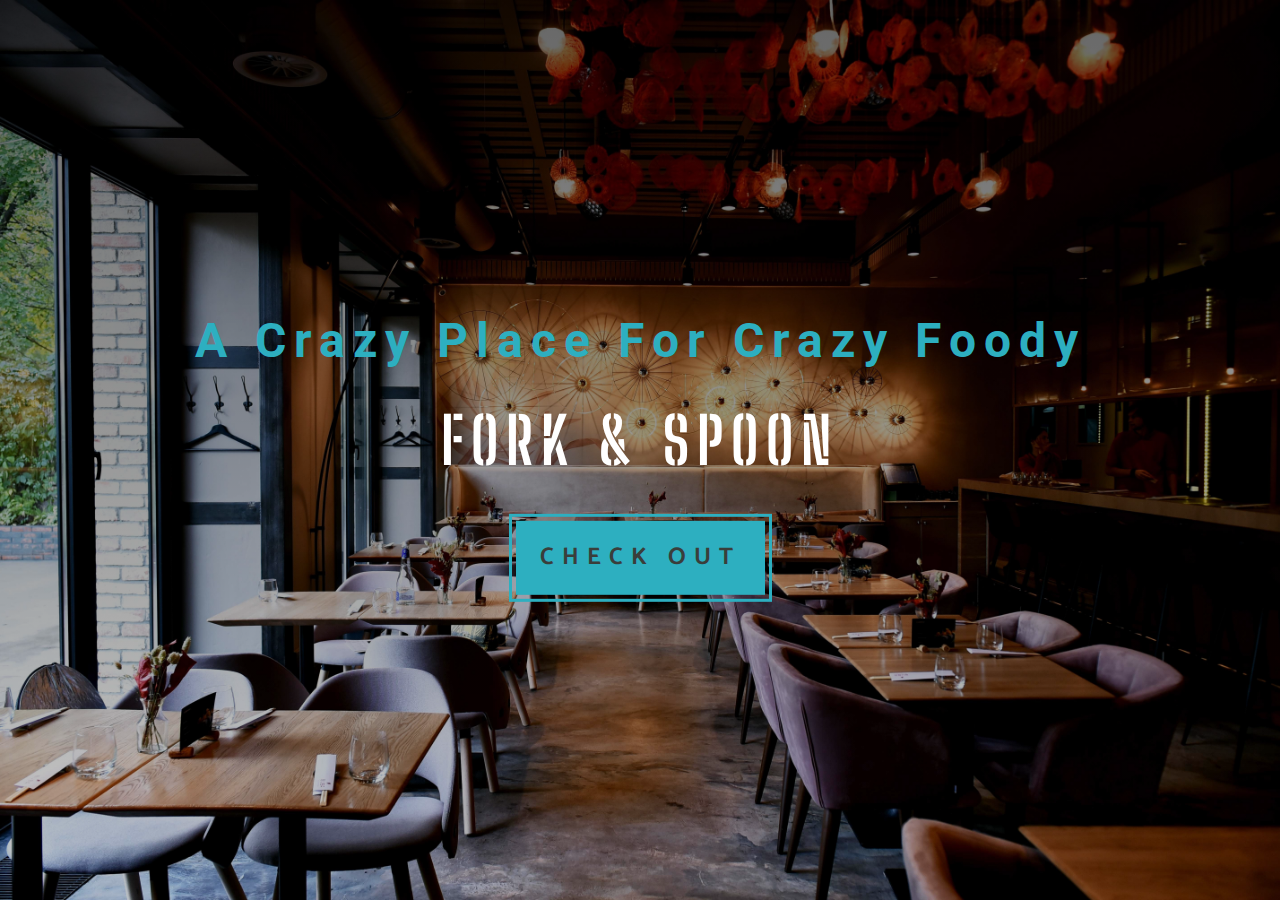
<file: index.html>
<!DOCTYPE html>
<html lang="en">
<head>
    <meta charset="UTF-8">
    <meta http-equiv="X-UA-Compatible" content="IE=edge">
    <meta name="viewport" content="width=device-width, initial-scale=1.0">
    <meta name="google-site-verification" content="RP7PHzKjqAmMbWrnWY_ssxPDyCn-X0JONH1FJI1mInc" />
    <title>Index</title>
    <!-- font-awesome -->
    <link rel="stylesheet" href="./fontawesome-free-5.15.3-web/fontawesome-free-5.15.3-web/css/all.css">
    <!-- custom css -->
    <link rel="stylesheet" href="./Landing_style.css">
</head>
<body>
    <!-- nav button -->
    <!-- nav bar -->
    <!-- header -->
    <header class="header">
        <div class="banner">
            <h3 class="banner-subtitle">A Crazy place for crazy foody</h3>
            <h1 class="banner-title">Fork & Spoon</h1>
            <a href="./home.html" target="_blank" class="banner-btn">Check Out</a>
        </div>
    </header>
    <!-- end of header -->

</body>
</html>
</file>
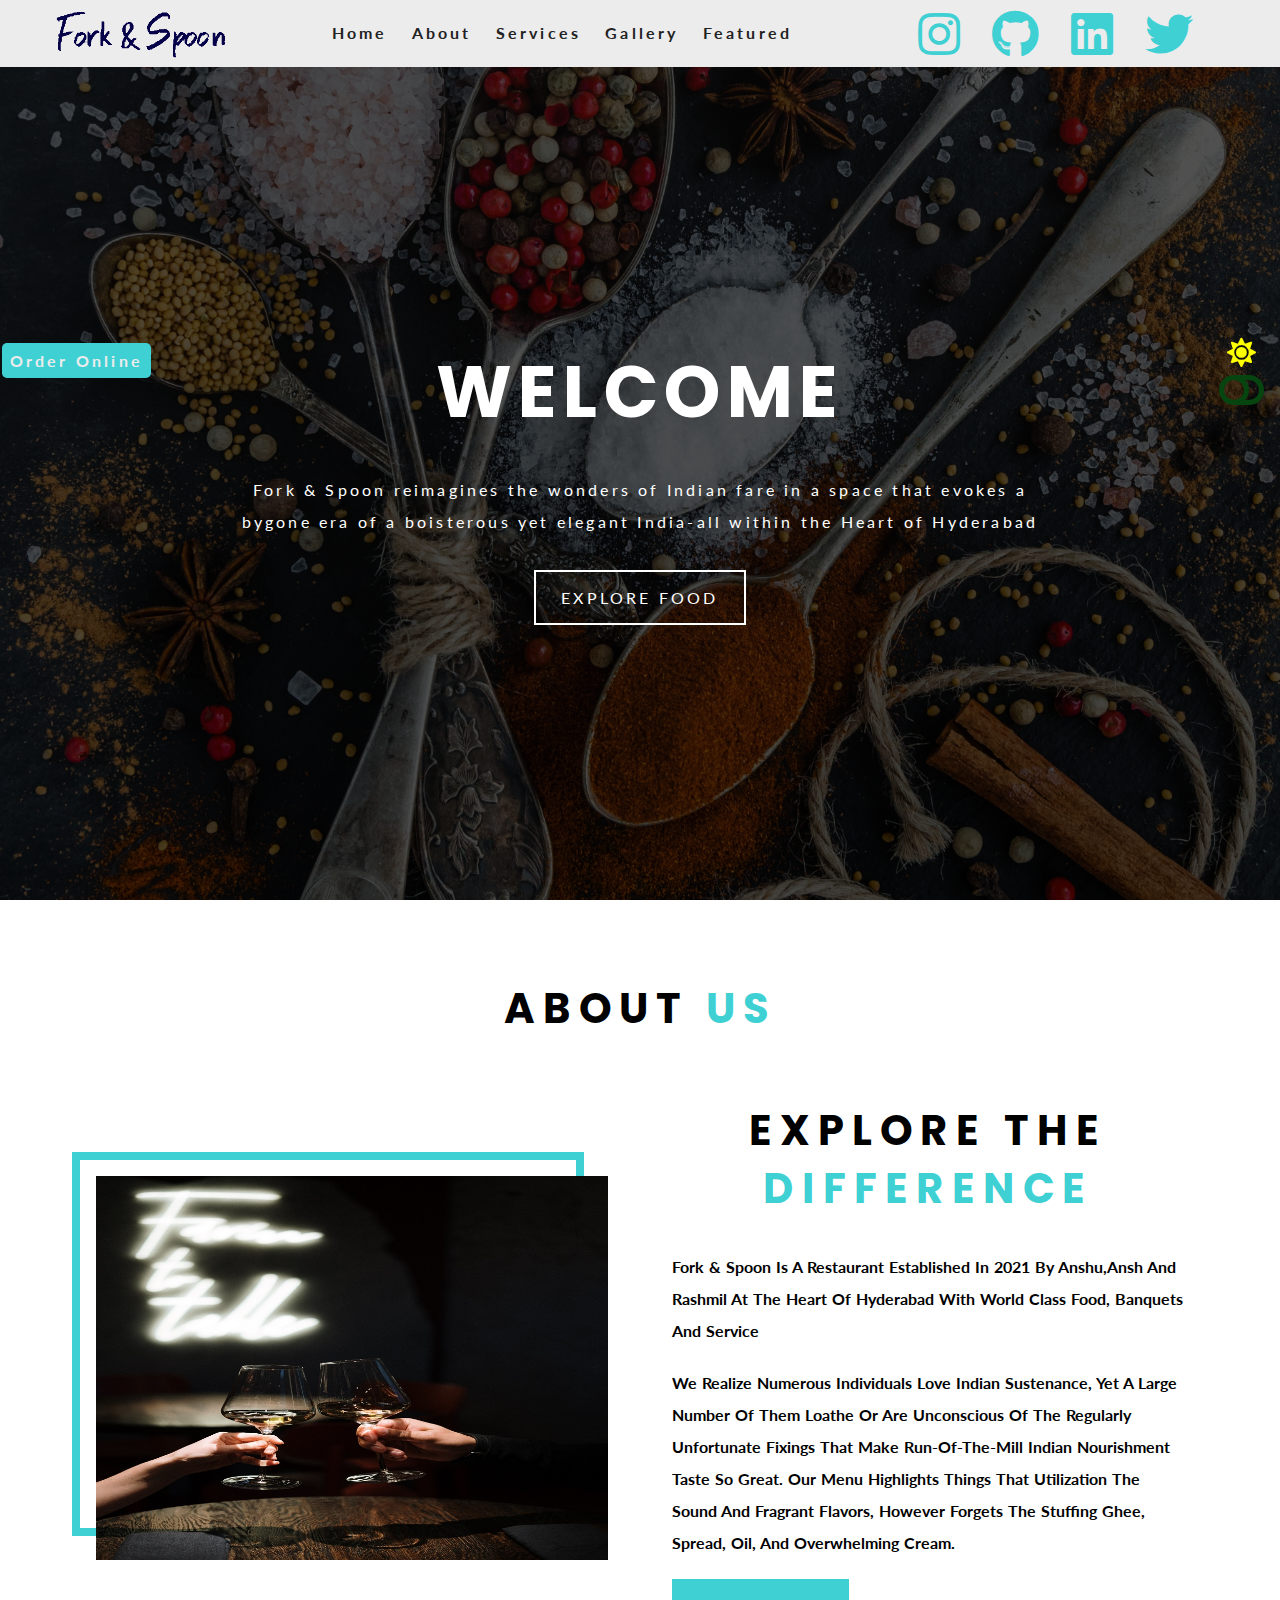
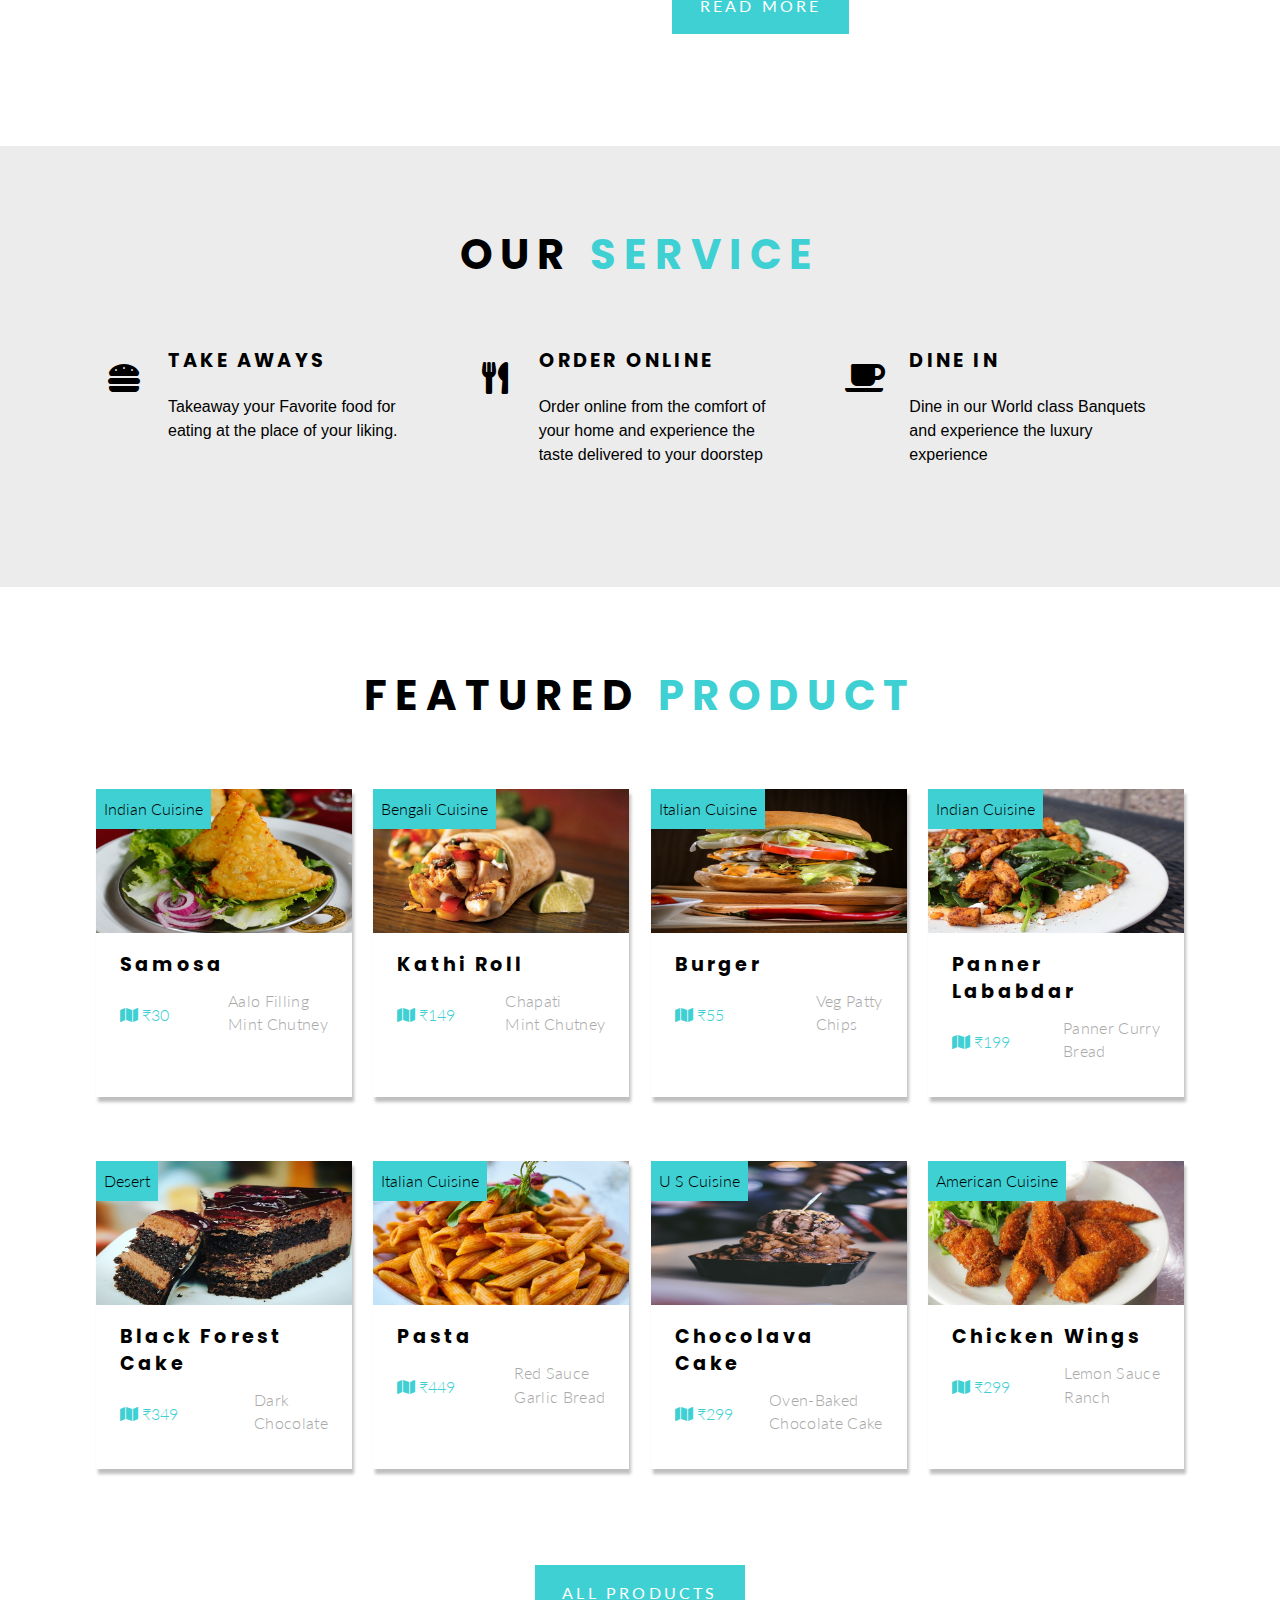
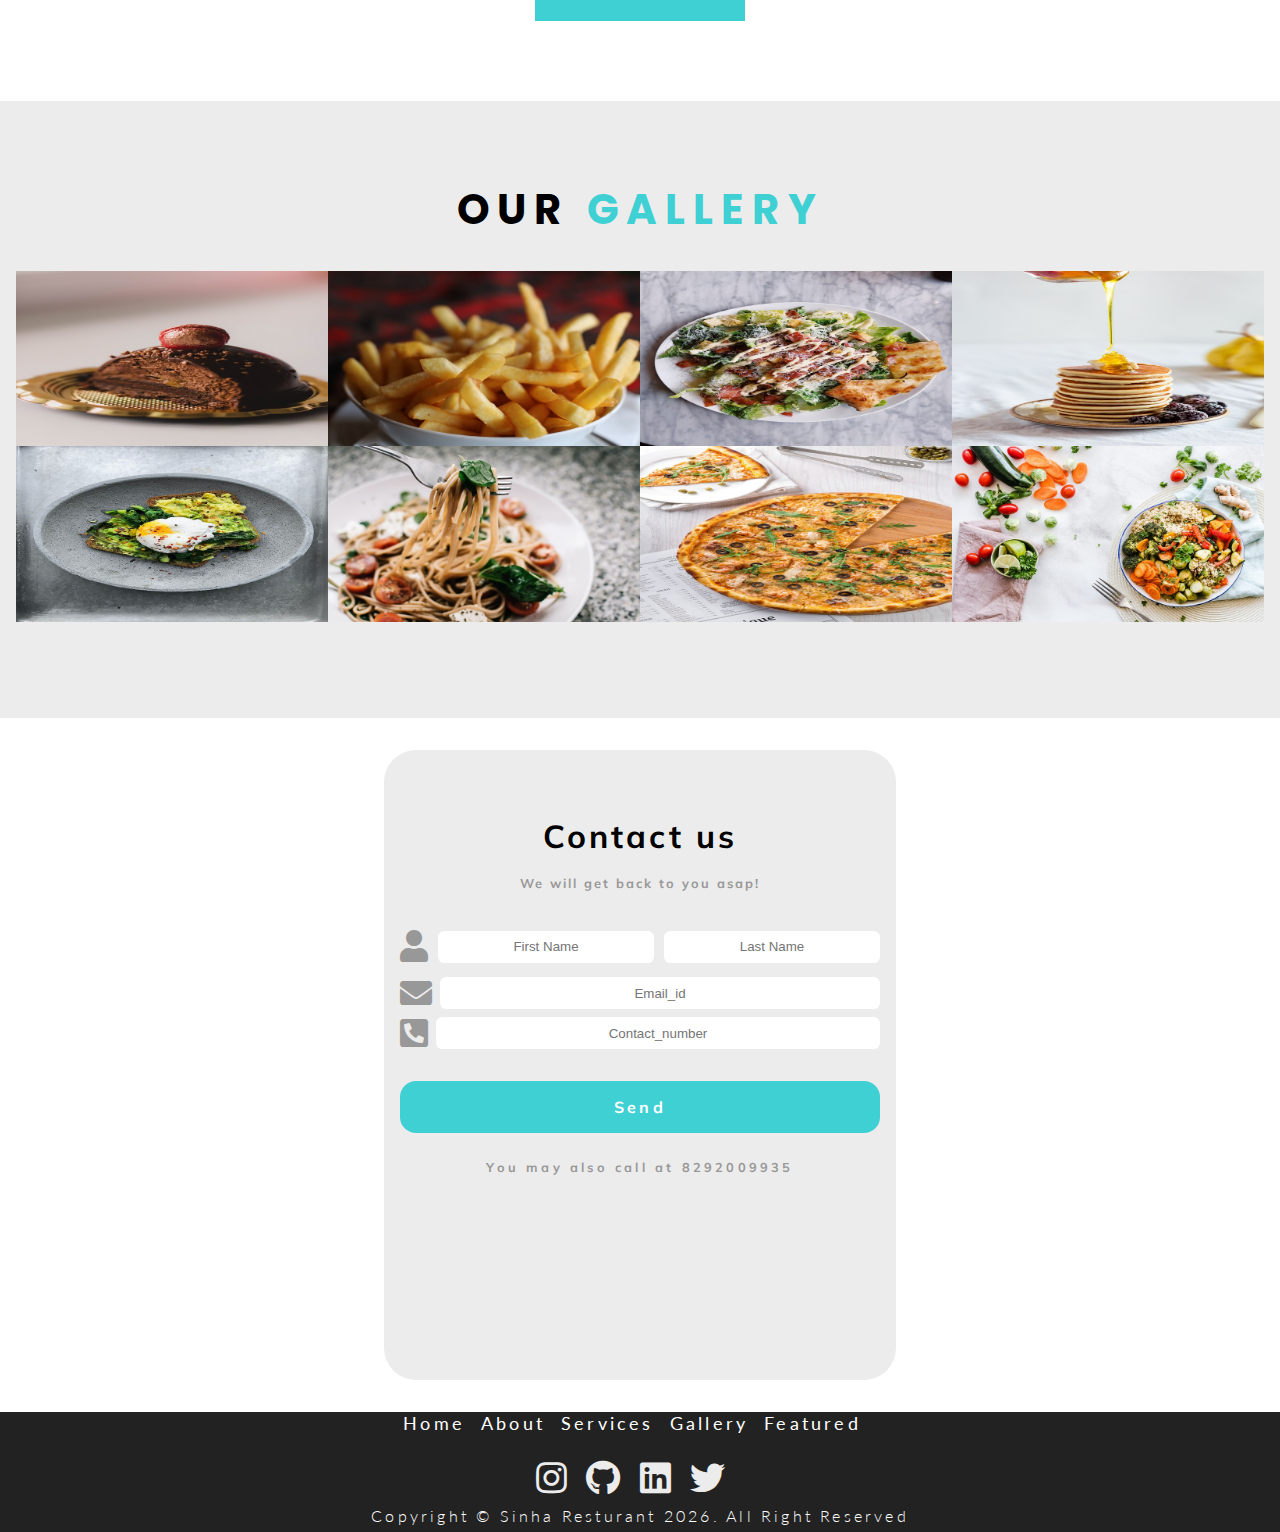
<file: home.html>
<!DOCTYPE html>
<html lang="en">
<head>
    <meta charset="UTF-8">
    <meta http-equiv="X-UA-Compatible" content="IE=edge">
    <meta name="viewport" content="width=device-width, initial-scale=1.0">
    <title>Home</title>
    <link rel="stylesheet" href="./style.css">
    <link rel="stylesheet" href="./fontawesome-free-5.15.3-web/fontawesome-free-5.15.3-web/css/all.css">
</head>
<body class="dark-class" id="dark-class">
    <!-- header -->
    <header id="home">
        <div class="btn-dark-mode-off " id="btn-dark-mode-off">
            <button type="button" class="dark-mode-off " id="dark-mode-off" aria-label="dark-mode-off"><i class="fas fa-sun sun-icon "></i><i class="fas fa-toggle-off "></i></button>
        </div>
        <div class="btn-dark-mode-on display-none " id="btn-dark-mode-on">
            
            <button type="button" class="dark-mode-on " id="dark-mode-on" aria-label="dark-mode-on"><i class="fas fa-moon moon-icon"></i><i class="fas fa-toggle-on"></i></button>
        </div>
        <div class="order-online">
            <a href="order.html" class="order-online-btn">Order Online</a>
        </div>



        <!-- navbar -->
        <nav class="nav-bar ">
            <div class="nav-center">
                <!-- nav-header -->
                <div class="nav-header">
                    <img src="./Img/logo3.png" width="175"  class="nav-logo" alt="Resturant">
                    <button type="button" class="nav-toggle" id="nav-toggle" aria-label="nav-toggle"><i class="fas fa-bars"></i></button>
                </div>
                <!-- end of navbar -header -->
                <!-- navbar link -->
                <div class="nav-links " id="nav-links">

                    <a href="#home" class="nav-link scroll-link">home</a>
                    <a href="#about" class="nav-link scroll-link">about</a>
                    <a href="#services" class="nav-link scroll-link">Services</a>
                    <a href="#gallery" class="nav-link scroll-link">gallery</a>
                    <a href="#featured" class="nav-link scroll-link">featured</a>
                    
                </div>
                <!-- end of navbar link -->
                <!-- nav-social media icons -->
                <div class="nav-icons">
                    <a href="https://www.instagram.com/cool_anshu_sinha/"  target="_blank"><i class="fab fa-instagram nav-icon"></i></a>
                    <a href="https://github.com/anshusinha872" class="" target="_blank"><i class="fab fa-github nav-icon"></i></a>
                    <a href="https://www.linkedin.com/in/anshu-abhishek-3b8195200/" target="_blank" class=""><i class="fab fa-linkedin nav-icon"></i></a>
                    <a href="https://twitter.com/?lang=en" class="" target="_blank"><i class="fab fa-twitter nav-icon"></i></a>
                </div>
                
                <!-- end of nav-social-media -icons -->
            </div>
        </nav>
        <!-- hero component -->
        <div class="hero">
            <div class="hero-banner">
                <h1 class="hero-title">Welcome</h1>
                <p class="hero-text">Fork & Spoon reimagines the wonders of Indian fare in a space that evokes a bygone era of a boisterous yet elegant India-all within the Heart of Hyderabad</p>
                <a href="#featured" class="btn-white scroll-link">Explore Food</a>
            </div>
        </div>
    </header>
    <!-- end of header -->
    <!-- about section -->
    <section class="section about" id="about">
        <!-- title -->
        <div class="title-wrapper">
            <h2 class="title">About <span class="sub-title">Us</span></h2>
        </div>
        <!-- end of title -->
        <!-- about center -->
        <div class="about-center section-center">
            <!-- about image -->
            <article class="about-img">
                <img src="./Img/about-img-3.jpg"  class="about-photo" alt="Resturant image">
            </article>
            <!-- about-Info -->
            <article class="about-info">
                <!-- title -->
                    <div class="title-wrapper">
                    <h2 class="title">Explore The <span class="sub-title">Difference</span></h2>
                    </div>
                <p class="about_text">Fork & spoon is a restaurant established in 2021 by Anshu,Ansh and Rashmil at the heart of Hyderabad with world class food, banquets and service</p>
                <p class="about_text">We realize numerous individuals love Indian sustenance, yet a large number of them loathe or are unconscious of the regularly unfortunate fixings that make run-of-the-mill Indian nourishment taste so great. Our menu highlights things that utilization the sound and fragrant flavors, however forgets the stuffing ghee, spread, oil, and overwhelming cream.</p>
                <a href="#read" class="btn-primary" >Read More</a>
            </article>
        </div>
    </section>
    <!-- end of about section -->
    <!-- services section -->
        <section class="section services " id="services">
        <!-- title -->
        <div class="title-wrapper">
        <h2 class="title">Our <span class="sub-title">Service</span></h2>
        </div>
    <!-- end of title -->
    <!-- section-center -->
    <div class="section-center services-center">
        <!-- single service -->
        <article class="service">
        <span class="service-icon">
            <i class="fas fa-hamburger fa-fw"></i>
        </span>
        <div class="service-info">
            <h4 class="service-title">Take Aways</h4>
            <p class="service-text">
            Takeaway your Favorite food for eating at the place of your liking.
            </p>
        </div>
        </article>
        <!-- end of single service -->
        <!-- single service -->
        <article class="service">
        <span class="service-icon">
            <i class="fas fa-utensils fa-fw"></i>
        </span>
        <div class="service-info">
            <h4 class="service-title">Order Online</h4>
            <p class="service-text">
            Order online from the comfort of your home and experience the taste delivered to your doorstep
            </p>
        </div>
        </article>
        <!-- end of single service -->
        <!-- single service -->
        <article class="service">
        <span class="service-icon">
            <i class="fas fa-coffee fa-fw"></i>
        </span>
        <div class="service-info">
            <h4 class="service-title">Dine in</h4>
            <p class="service-text">
            Dine in our World class Banquets and experience the luxury experience
            </p>
        </div>
        </article>
        <!-- end of single service -->
    </div>
    </section>
    <!-- end of services section -->
    <!--  product -->
    <section class="section featured " id="featured">
        <!-- title -->
        <div class="title-wrapper">
            <h2 class="title">featured <span class="sub-title">Product</span></h2>
        </div>
        <!-- end of title -->
        <!-- featured center -->
        <div class="section-center featured-center">
            <!-- single product -->
            <article class="product-card">
                <!-- image-container -->
                <div class="product-img-container">
                    <a href="order.html" target="_blank">
                        <img src="./Img/product-img-1.jpg" class="product-img" alt="awesome product">
                    </a>
                    <p class="product-date">Indian Cuisine</p>
                </div>
                <!-- product-footer -->
                <div class="product-footer">
                    <h4 class="product-title">Samosa</h4>
                    <!-- product info -->
                    <div class="product-info">
                        <p class="product-country">
                            <span> <i class="fas fa-map"></i></span>
                            ₹30
                        </p>
                        <div class="product-details">
                            <p>Aalo filling</p>
                            <p>mint chutney</p>
                        </div>
                    </div>
                </div>
            </article>
            <!--  end of single product -->
            <!-- single product -->
            <article class="product-card">
                <!-- image-container -->
                <div class="product-img-container">
                    <a href="order.html" target="_blank">

                        <img src="./Img/product-img-2.jpg" class="product-img" alt="awesome product">
                    </a>
                    <p class="product-date">Bengali Cuisine</p>
                </div>
                <!-- product-footer -->
                <div class="product-footer">
                    <h4 class="product-title">Kathi Roll</h4>
                    <!-- product info -->
                    <div class="product-info">
                        <p class="product-country">
                            <span> <i class="fas fa-map"></i></span>
                            ₹149
                        </p>
                        <div class="product-details">
                            <p> Chapati</p>
                            <p>mint chutney</p>
                        </div>
                    </div>
                </div>
            </article>
            <!--  end of single product -->
            <!-- single product -->
            <article class="product-card">
                <!-- image-container -->
                <div class="product-img-container">
                    <a href="order.html" target="_blank">

                        <img src="./Img/product-img-3.jpg" class="product-img" alt="awesome product">
                    </a>
                    <p class="product-date">Italian Cuisine</p>
                </div>
                <!-- product-footer -->
                <div class="product-footer">
                    <h4 class="product-title">Burger</h4>
                    <!-- product info -->
                    <div class="product-info">
                        <p class="product-country">
                            <span> <i class="fas fa-map"></i></span>
                            ₹55
                        </p>
                        <div class="product-details">
                            <p>Veg Patty</p>
                            <p>chips</p>
                        </div>
                    </div>
                </div>
            </article>
            <!--  end of single product -->
            <!-- single product -->
            <article class="product-card">
                <!-- image-container -->
                <div class="product-img-container">
                    <a href="order.html" target="_blank">

                        <img src="./Img/product-img-4.jpg" class="product-img" alt="awesome product">
                    </a>
                    <p class="product-date">Indian Cuisine</p>
                </div>
                <!-- product-footer -->
                <div class="product-footer">
                    <h4 class="product-title">Panner Lababdar</h4>
                    <!-- product info -->
                    <div class="product-info">
                        <p class="product-country">
                            <span> <i class="fas fa-map"></i></span>
                            ₹199
                        </p>
                        <div class="product-details">
                            <p>Panner Curry</p>
                            <p>bread</p>
                        </div>
                    </div>
                </div>
            </article>
            <!--  end of single product -->
            <!-- single product -->
            <article class="product-card">
                <!-- image-container -->
                <div class="product-img-container">
                    <a href="order.html" target="_blank">

                        <img src="./Img/product-img-5.jpg" class="product-img" alt="awesome product">
                    </a>
                    <p class="product-date">Desert</p>
                </div>
                <!-- product-footer -->
                <div class="product-footer">
                    <h4 class="product-title">Black Forest cake</h4>
                    <!-- product info -->
                    <div class="product-info">
                        <p class="product-country">
                            <span> <i class="fas fa-map"></i></span>
                            ₹349
                        </p>
                        <div class="product-details">
                            <p>Dark</p>
                            <p>chocolate</p>
                        </div>
                    </div>
                </div>
            </article>
            <!--  end of single product -->
            <!-- single product -->
            <article class="product-card">
                <!-- image-container -->
                <div class="product-img-container">
                    <a href="order.html" target="_blank">
                        <img src="./Img/product-img-6.jpg" class="product-img" alt="awesome product">
                    </a>
                    <p class="product-date">Italian Cuisine</p>
                </div>
                <!-- product-footer -->
                <div class="product-footer">
                    <h4 class="product-title">pasta</h4>
                    <!-- product info -->
                    <div class="product-info">
                        <p class="product-country">
                            <span> <i class="fas fa-map"></i></span>
                            ₹449
                        </p>
                        <div class="product-details">
                            <p>Red sauce</p>
                            <p>garlic bread</p>
                        </div>
                    </div>
                </div>
            </article>
            <!--  end of single product -->
            <!-- single product -->
            <article class="product-card">
                <!-- image-container -->
                <div class="product-img-container">
                    <a href="order.html" target="_blank">
                        <img src="./Img/product-img-8.jpg" class="product-img" alt="awesome product">
                    </a>
                    <p class="product-date">U S Cuisine</p>
                </div>
                <!-- product-footer -->
                <div class="product-footer">
                    <h4 class="product-title">Chocolava Cake</h4>
                    <!-- product info -->
                    <div class="product-info">
                        <p class="product-country">
                            <span> <i class="fas fa-map"></i></span>
                            ₹299
                        </p>
                        <div class="product-details">
                            <p> oven-baked</p>
                            <p>chocolate cake</p>
                        </div>
                    </div>
                </div>
            </article>
            <!--  end of single product -->
            <!-- single product -->
            <article class="product-card">
                <!-- image-container -->
                <div class="product-img-container">
                    <a href="order.html" target="_blank">
                        <img src="./Img/product-img-7.jpg" class="product-img" alt="awesome product">
                    </a>
                    <p class="product-date">American cuisine</p>
                </div>
                <!-- product-footer -->
                <div class="product-footer">
                    <h4 class="product-title">chicken wings</h4>
                    <!-- product info -->
                    <div class="product-info">
                        <p class="product-country">
                            <span> <i class="fas fa-map"></i></span>
                            ₹299
                        </p>
                        <div class="product-details">
                            <p>lemon sauce</p>
                            <p>Ranch</p>
                        </div>
                    </div>
                </div>
            </article>
            <!--  end of single product -->
        </div>
        <!-- end of product-center -->
        <div class="product-link">
            <a href="product.html" target="_blank" class="btn-primary">All products</a>
        </div>
    </section>
    <!-- end of featured product -->
    <!-- gallery -->
    <section class="section gallery" id="gallery">
        <!-- title -->
        <div class="title-wrapper">
            <h2 class="title">Our <span class="sub-title">Gallery</span></h2>
        </div>
        <!-- end of title -->
        <!-- gallery center -->
        <div class="gallery-center">
            <!-- single-item -->
            <div class="gallery-img-container">
                <img src="./Img/gallery-img-1.jpg" class="gallery-img" alt="image">
                <span class="gallery-icon"><i class="fas fa-search"></i></span>
            </div>
            <!-- end of single-item -->
            <!-- single-item -->
            <div class="gallery-img-container">
                <img src="./Img/gallery-img-2.jpg" class="gallery-img" alt="image">
                <span class="gallery-icon"><i class="fas fa-search"></i></span>
            </div>
            <!-- end of single-item -->
            <!-- single-item -->
            <div class="gallery-img-container">
                <img src="./Img/gallery-img-3.jpg" class="gallery-img" alt="image">
                <span class="gallery-icon"><i class="fas fa-search"></i></span>
            </div>
            <!-- end of single-item -->
            <!-- single-item -->
            <div class="gallery-img-container">
                <img src="./Img/gallery-img-4.jpg" class="gallery-img" alt="image">
                <span class="gallery-icon"><i class="fas fa-search"></i></span>
            </div>
            <!-- end of single-item -->
            <!-- single-item -->
            <div class="gallery-img-container">
                <img src="./Img/gallery-img-5.jpg" class="gallery-img" alt="image">
                <span class="gallery-icon"><i class="fas fa-search"></i></span>
            </div>
            <!-- end of single-item -->
            <!-- single-item -->
            <div class="gallery-img-container">
                <img src="./Img/gallery-img-6.jpg" class="gallery-img" alt="image">
                <span class="gallery-icon"><i class="fas fa-search"></i></span>
            </div>
            <!-- end of single-item -->
            <!-- single-item -->
            <div class="gallery-img-container">
                <img src="./Img/gallery-img-7.jpg" class="gallery-img" alt="image">
                <span class="gallery-icon"><i class="fas fa-search"></i></span>
            </div>
            <!-- end of single-item -->
            <!-- single-item -->
            <div class="gallery-img-container">
                <img src="./Img/gallery-img-8.jpg" class="gallery-img" alt="image">
                <span class="gallery-icon"><i class="fas fa-search"></i></span>
            </div>
            <!-- end of single-item -->
        </div>
    </section>
    <!-- end of gallery -->
    <!-- email -->
    <section class="contact">
        <form action="connect.php" method="POST">

            <div class="main-input-area">
                <div class="input">
                    <div class="heading-element">
                        <h2>Contact us</h2>
                        <h6>We will get back to you asap!</h6>
                    </div>
                    <div class="heading-subelemt">
                    <div class="name">
                        <div class="icon">
    
                            <i class="fas fa-user"></i>
                        </div>
    
                        <input type="text" class="input-area-1"  name="firstName" placeholder="First Name" style="text-transform: capitalize;" id="">
                        <input type="text" class="input-area-1" name="lastName" style="text-transform: capitalize; " placeholder="last name">
                    </div>
                    <div class="email">
                        <i class="fas fa-envelope icon"></i>
                        <input type="text" style="text-transform: capitalize; " placeholder="email_id" name="email" id="">
                    </div>
                    <div class="phone">
                        <i class="fas fa-phone-square-alt icon"></i>
                        <input type="text" style="text-transform: capitalize;" placeholder="contact_number" name="number" id="">
                    </div>
                </div>
                <button type="submit" name="submit" class="btn">Send</button>
                <div>
                    <h3 class="footertext">You may also call at 8292009935</h3>
                </div>
            </div>
        </div>
        </section>
        </form>
    <!-- end of email -->
    <!-- footer -->
    <footer class="section footer">
        <!-- footer-link -->
        <div class="footer-links">
            <a href="#home" class="footer-link scroll-link">home</a>
            <a href="#about" class="footer-link scroll-link">about</a>
            <a href="#services" class="footer-link scroll-link">Services</a>
            <a href="#gallery" class="footer-link scroll-link">gallery</a>
            <a href="#featured" class="footer-link scroll-link">featured</a>
        </div>
        <!-- footer icons -->
        <div class="footer-icons">
            <a href="https://www.instagram.com/cool_anshu_sinha/"  target="_blank"><i class="fab fa-instagram footer-icon"></i></a>
            <a href="https://github.com/anshusinha872" class="" target="_blank"><i class="fab fa-github footer-icon"></i></a>
            <a href="https://www.linkedin.com/in/anshu-abhishek-3b8195200/" target="_blank" class=""><i class="fab fa-linkedin footer-icon"></i></a>
            <a href="https://twitter.com/?lang=en" class="" target="_blank"><i class="fab fa-twitter footer-icon"></i></a>
        </div>
        <!-- <img src="./Img/Anshu-logos_transparent.png"  class="footer-img" alt=""> -->
        <!-- copyright -->
        <p class="copyright">
            copyright &copy; Sinha Resturant <span id="date"></span>. all right reserved
        </p>
    </footer>
    <!-- end of footer -->
    <!-- javascript -->
    <script src="./app.js"></script>
    <!-- end of javascript -->
</body>
</html>
</file>
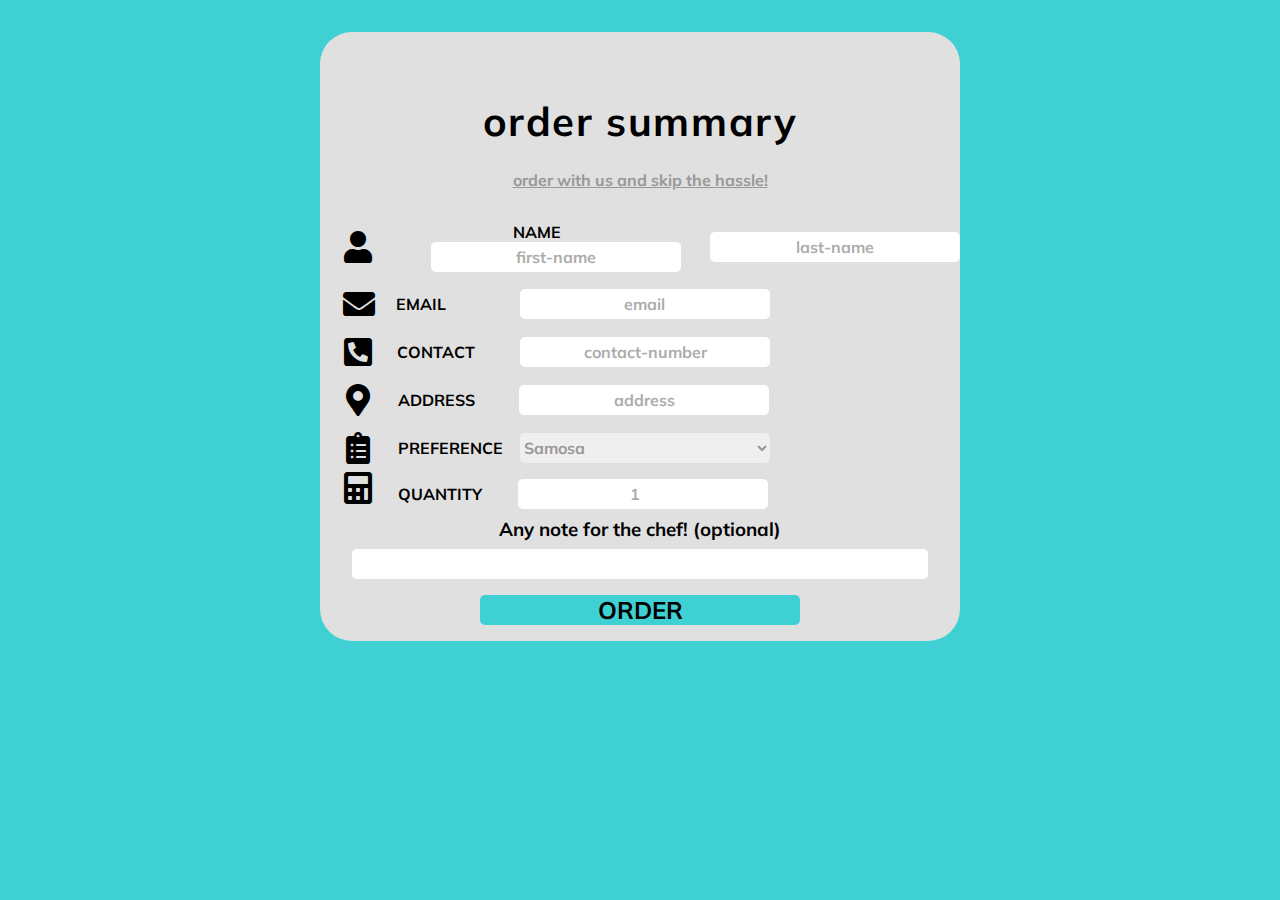
<file: order.html>
<!DOCTYPE html>
<html lang="en">
<head>
    <meta charset="UTF-8">
    <meta http-equiv="X-UA-Compatible" content="IE=edge">
    <meta name="viewport" content="width=device-width, initial-scale=1.0">
    <title>Food Order</title>
    <link rel="stylesheet" href="./order_style.css">
    <link rel="stylesheet" href="./fontawesome-free-5.15.3-web/fontawesome-free-5.15.3-web/css/all.css">
</head>
<body>
    <section class="order order-center">
        <form action="orderConnect.php" method="POST" class="form-input">
            <div class="main-heading">
                <div class="heading">
                    <h2 class="heading-text">Order summary</h2>
                </div>
                <div class="sub-heading">
                    <p class="sub-heading-text">Order with us and skip the hassle!</p>
                </div>
                <div class="input-section">
                    <div class="name">
                        <i class="fas fa-user fa-2x"></i>
                        <div class="first-name">
                            <label class="name-label name-label-1" for="name">Name</label>
                            <input type="text" name="firstName" class="input-area first-name-input" placeholder="first-name" id="name">
                        </div>
                        <div class="last-name">
                            <input class="input-area"  type="text" placeholder="last-name" name="lastName" id="">
                        </div>
                    </div>
                    <div  class="email">
                        <i class="fas fa-envelope fa-2x"></i>
                        <label class="name-label name-label-email" for="email">email</label>
                        <input  type="text" class="input-area email-input-area" name="email" placeholder="email" id="email">
                    </div>
                    <div class="contact-number">
                        <i class="fas fa-phone-square-alt fa-2x"></i>
                        <label class="name-label contact-number-label" for="contact-number">contact</label>
                        <input type="text" class="input-area contactinput-area" name="number" placeholder="contact-number" id="contact-number">
                    </div>
                    <div class="address">
                        <i class="fas fa-map-marker-alt fa-2x"></i>
                        <label class="name-label address-label" for="address">address</label>
                        <input type="text" class="input-area address-input-area" placeholder="address" name="address" id="address">
                    </div>
                    <div class="preference">
                        <div class="preference-menu">
                            <i class="fas fa-clipboard-list fa-2x"></i>
                            <label class="name-label preference-menu-list" for="preference">preference</label>
                            <select class="input-area preference-menu-list-optn"  name="preference" id="preference">
                                <optgroup label="Veg">

                                    <option class="text-center" value="Samosa">Samosa</option>
                                    <option class="text-center" value="Burger" >Burger</option>
                                    <option class="text-center" value="panner Lababdar" >panner Lababdar</option>
                                    <option class="text-center" value="Pasta" >Pasta</option>
                                </optgroup>
                                <optgroup label="Non-Veg" >

                                    <option class="text-center" value="Kathi Role">Kathi Role</option>
                                    <option class="text-center" value="Chicken Curry" >Chicken Curry</option>
                                </optgroup>
                                <optgroup label="Desert" >

                                    <option class="text-center" value="Black forest">Black forest</option>
                                    <option class="text-center" value="Choco lava Cake" >Choco lava Cake</option>
                                </optgroup>
                            </select>
                        </div>
                    </div>
                    <!-- <div class="dish">
                        <div class="dish-menu">
                            <label class="name-label " for="dish-menu">Dish</label>
                            <select name="dish" class="input-area " id="">
                                <option value="optn1">optn1</option>
                                <option value="optn1">optn1</option>
                                <option value="optn1">optn1</option>
                                <option value="optn1">optn1</option>
                                <option value="optn1">optn1</option>
                            </select>
                        </div>
                    </div> -->
                    <div class="quantity">
                        <div class="quantity-optn">
                            <i class="fas fa-calculator fa-2x"></i>
                            <label class="name-label quantity-label" for="quantity">quantity</label>
                            <input type="number" name="quantity" class="input-area" placeholder="1" id="quantity">
                        </div>
                    </div>
                    <div class="suggestion">
                        <div class="suggestion-heading">
                            <h3  >Any note for the chef! (optional) </h3>
                        </div>
                        <div  class="suggestion-input ">
                            <input style="width: 90%; margin: 0 1rem;" type="text" class="input-area " name="suggestion" id="">
                        </div>
                    </div>
                </div>
            </div>
            <button  type="submit">Order</button>
        </form>
    </section>
</body>
</html>
</file>
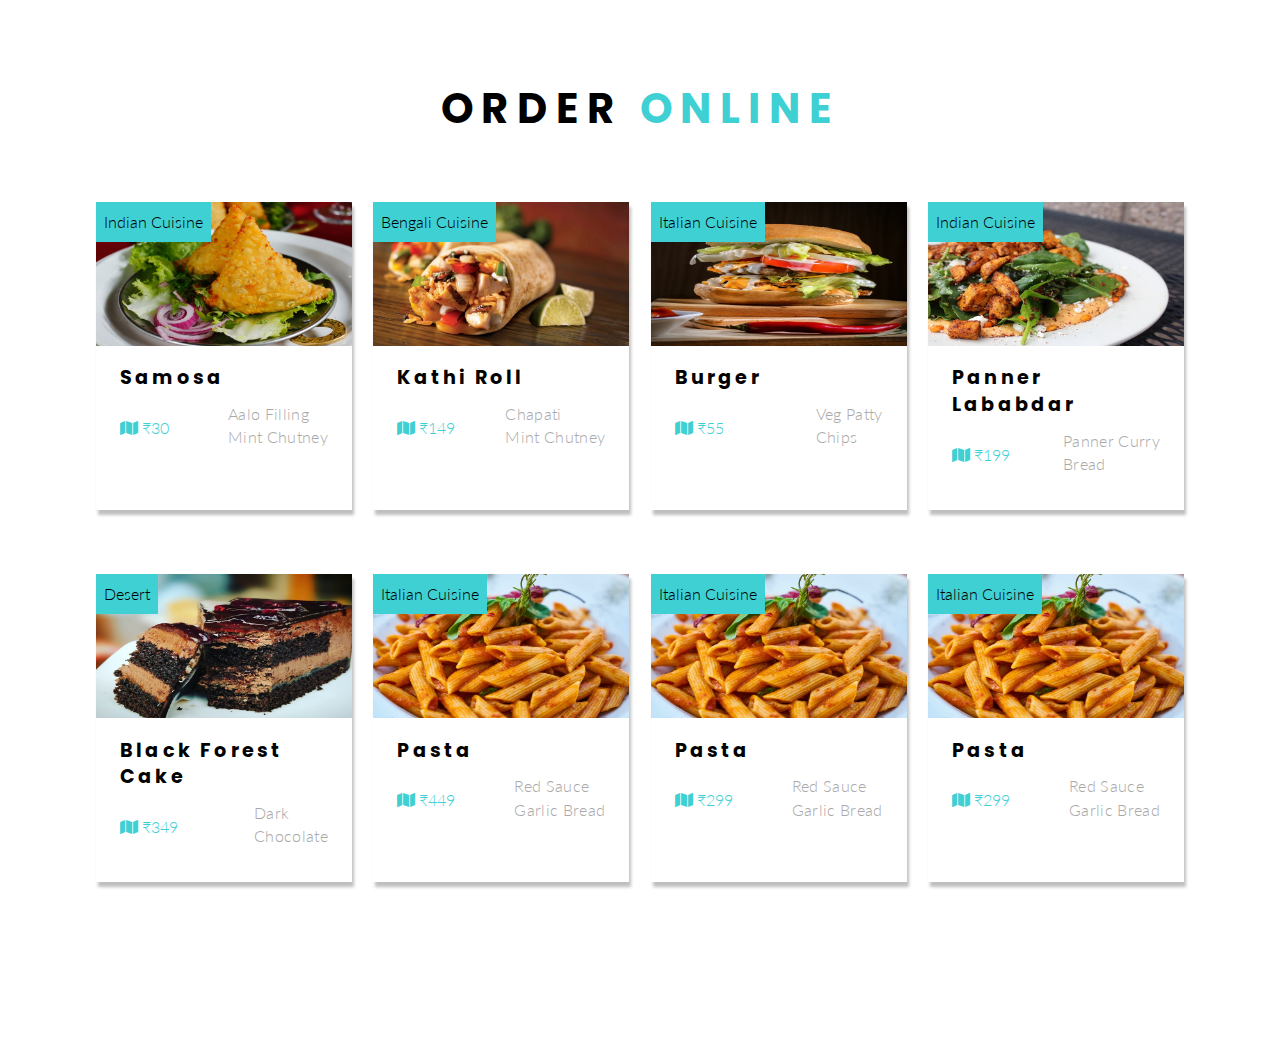
<file: product.html>
<!DOCTYPE html>
<html lang="en">
<head>
    <meta charset="UTF-8">
    <meta http-equiv="X-UA-Compatible" content="IE=edge">
    <meta name="viewport" content="width=device-width, initial-scale=1.0">
    <link rel="stylesheet" href="./style.css">
    <link rel="stylesheet" href="./fontawesome-free-5.15.3-web/fontawesome-free-5.15.3-web/css/all.css">
    <title>product</title>
</head>
<body>
<section class="section featured " id="featured">
        <!-- title -->
        <div class="title-wrapper">
            <h2 class="title">Order <span class="sub-title">Online</span></h2>
        </div>
        <!-- end of title -->
        <!-- featured center -->
        <div class="section-center featured-center">
            <!-- single product -->
            <article class="product-card">
                <!-- image-container -->
                <div class="product-img-container">
                    <a href="order.html"><img src="./Img/product-img-1.jpg" class="product-img" alt="awesome product"></a>
                    <p class="product-date">Indian Cuisine</p>
                </div>
                <!-- product-footer -->
                <div class="product-footer">
                    <h4 class="product-title">Samosa</h4>
                    <!-- product info -->
                    <div class="product-info">
                        <p class="product-country">
                            <span> <i class="fas fa-map"></i></span>
                            ₹30
                        </p>
                        <div class="product-details">
                            <p>Aalo filling</p>
                            <p>mint chutney</p>
                        </div>
                    </div>
                </div>
            </article>
            <!--  end of single product -->
            <!-- single product -->
            <article class="product-card">
                <!-- image-container -->
                <div class="product-img-container">
                <a href="order.html">
                <img src="./Img/product-img-2.jpg" class="product-img" alt="awesome product"></a>
                    <p class="product-date">Bengali Cuisine</p>
                </div>
                <!-- product-footer -->
                <div class="product-footer">
                    <h4 class="product-title">Kathi Roll</h4>
                    <!-- product info -->
                    <div class="product-info">
                        <p class="product-country">
                            <span> <i class="fas fa-map"></i></span>
                            ₹149
                        </p>
                        <div class="product-details">
                            <p> Chapati</p>
                            <p>mint chutney</p>
                        </div>
                    </div>
                </div>
            </article>
            <!--  end of single product -->
            <!-- single product -->
            <article class="product-card">
                <!-- image-container -->
                <div class="product-img-container">
                <a href="order.html"><img src="./Img/product-img-3.jpg" class="product-img" alt="awesome product"></a>
                    <p class="product-date">Italian Cuisine</p>
                </div>
                <!-- product-footer -->
                <div class="product-footer">
                    <h4 class="product-title">Burger</h4>
                    <!-- product info -->
                    <div class="product-info">
                        <p class="product-country">
                            <span> <i class="fas fa-map"></i></span>
                            ₹55
                        </p>
                        <div class="product-details">
                            <p>Veg Patty</p>
                            <p>chips</p>
                        </div>
                    </div>
                </div>
            </article>
            <!--  end of single product -->
            <!-- single product -->
            <article class="product-card">
                <!-- image-container -->
                <div class="product-img-container">
                <a href="order.html"><img src="./Img/product-img-4.jpg" class="product-img" alt="awesome product"></a>
                    
                    <p class="product-date">Indian Cuisine</p>
                </div>
                <!-- product-footer -->
                <div class="product-footer">
                    <h4 class="product-title">Panner Lababdar</h4>
                    <!-- product info -->
                    <div class="product-info">
                        <p class="product-country">
                            <span> <i class="fas fa-map"></i></span>
                            ₹199
                        </p>
                        <div class="product-details">
                            <p>Panner Curry</p>
                            <p>bread</p>
                        </div>
                    </div>
                </div>
            </article>
            <!--  end of single product -->
            <!-- single product -->
            <article class="product-card">
                <!-- image-container -->
                <div class="product-img-container">
                <a href="order.html"><img src="./Img/product-img-5.jpg" class="product-img" alt="awesome product"></a>
                    
                    <p class="product-date">Desert</p>
                </div>
                <!-- product-footer -->
                <div class="product-footer">
                    <h4 class="product-title">Black Forest cake</h4>
                    <!-- product info -->
                    <div class="product-info">
                        <p class="product-country">
                            <span> <i class="fas fa-map"></i></span>
                            ₹349
                        </p>
                        <div class="product-details">
                            <p>Dark</p>
                            <p>chocolate</p>
                        </div>
                    </div>
                </div>
            </article>
            <!--  end of single product -->
            <!-- single product -->
            <article class="product-card">
                <!-- image-container -->
                <div class="product-img-container">
                <a href="order.html"><img src="./Img/product-img-6.jpg" class="product-img" alt="awesome product"></a>
                    
                    <p class="product-date">Italian Cuisine</p>
                </div>
                <!-- product-footer -->
                <div class="product-footer">
                    <h4 class="product-title">Pasta</h4>
                    <!-- product info -->
                    <div class="product-info">
                        <p class="product-country">
                            <span> <i class="fas fa-map"></i></span>
                            ₹449
                        </p>
                        <div class="product-details">
                            <p>Red sauce</p>
                            <p>garlic bread</p>
                        </div>
                    </div>
                </div>
            </article>
            <!--  end of single product -->
            <!-- single product -->
            <article class="product-card">
                <!-- image-container -->
                <div class="product-img-container">
                <a href="order.html"><img src="./Img/product-img-6.jpg" class="product-img" alt="awesome product"></a>
                    
                    <p class="product-date">Italian Cuisine</p>
                </div>
                <!-- product-footer -->
                <div class="product-footer">
                    <h4 class="product-title">Pasta</h4>
                    <!-- product info -->
                    <div class="product-info">
                        <p class="product-country">
                            <span> <i class="fas fa-map"></i></span>
                            ₹299
                        </p>
                        <div class="product-details">
                            <p>Red sauce</p>
                            <p>garlic bread</p>
                        </div>
                    </div>
                </div>
            </article>
            <!--  end of single product -->
            <!-- single product -->
            <article class="product-card">
                <!-- image-container -->
                <div class="product-img-container">
                <a href="order.html"><img src="./Img/product-img-6.jpg" class="product-img" alt="awesome product"></a>
                    
                    <p class="product-date">Italian Cuisine</p>
                </div>
                <!-- product-footer -->
                <div class="product-footer">
                    <h4 class="product-title">Pasta</h4>
                    <!-- product info -->
                    <div class="product-info">
                        <p class="product-country">
                            <span> <i class="fas fa-map"></i></span>
                            ₹299
                        </p>
                        <div class="product-details">
                            <p>Red sauce</p>
                            <p>garlic bread</p>
                        </div>
                    </div>
                </div>
            </article>
            <!--  end of single product -->
        </div>
        <!-- end of product-center -->
        <!-- <div class="product-link">
            <a href="product.html" target="_blank" class="btn-primary">All products</a>
        </div> -->
    </section>
    <!-- end of featured product -->
</body>
</html>
</file>
<file: Landing_style.css>
@import url('https://fonts.googleapis.com/css2?family=Catamaran:wght@400;700&family=Grand+Hotel&display=swap');
@import url('https://fonts.googleapis.com/css2?family=Roboto:wght@300;400;700&display=swap');
@import url('https://fonts.googleapis.com/css2?family=Big+Shoulders+Stencil+Display:wght@300;400;500;600&display=swap');
*{
    /* all default setting are reseted */
    margin: 0;
    padding: 0;
    box-sizing: border-box;
}
:root{
    /* Css variables */
    --dottedtext:'Big Shoulders Stencil Display', cursive;
    --maintext:'Roboto', sans-serif;
    --slantedtext:'Grand Hotel',cursive;
    --primarycolor:#2dafc0;
    --secondarycolor:#fca311;
    --mainblack:#3a3e3b;
    --maingrey:#bbb8b8;
    --mainwhite:white;
    --maintrasition: all 0.3s ease-in-out;
    --letterspacing:0.5rem;
}
body{
    font-family: 'Catamaran',sans-serif;
    line-height: 1.5;
}
/* utility classes */
a{
    text-decoration: none;
}
.text-white{
    color: var(--mainwhite);
}
.text-center{
    text-align: center;
}
.text-primary{
    color: var(--primarycolor);
}
/* globals */
/* navbar */
/* header */
.header{
    min-height: 100vh;
    background:linear-gradient(rgba(0,0,0,0.6),rgba(0,0,0,0.2)) , url('./Img/Banner-img-1.jpg') center/cover no-repeat fixed;
    position: relative;
}
.banner{
    position: absolute;
    top: 50%;
    left: 50%;
    text-align: center;
    transform: translate(-50%,-50%);
    letter-spacing: var(--letterspacing);
}
.banner-subtitle{
    font-size: 3rem;
    min-width: 100vw;
    font-family: var(--maintext);
    color: var(--primarycolor);
    /* color: aquamarine; */
    text-transform: capitalize;
    /* animation */
    animation: slidefromtop 5s ease-in-out 1;
}
.banner-title{
    text-transform: uppercase;
    min-width: 100vw;
    font-size: 4rem;
    font-family: var(--dottedtext);
    color: var(--mainwhite);
    margin-top: 1rem;
    /* line-height: 1.3rem; */
    /* animation: ; */
    animation: slidefromRight 5s ease-in-out 1;
}
.main-btn,.banner-btn{
    display: inline-block;
    background: var(--primarycolor);
    text-transform: uppercase;
    padding: 0.8rem 1.2rem;
    color: var(--mainblack);
    font-weight: bold;
    outline: 0.2rem solid var(--primarycolor);
    outline-offset: 4px;
    cursor: pointer;
    transition: var(--maintrasition);
    margin-top: 2rem;
    font-size: 1.5rem;
}
.main-btn:hover,.banner-btn:hover{
    color: var(--mainwhite);
    background-color: var(--maingrey);
    font-size: 1.8rem;
    outline: 0.2rem solid var(--maingrey);
}
.banner-btn{
    padding: 1.2rem 1.5rem;
    /* animation */
    animation: show 2s ease-in-out 1 ;
}
/* end of header */
/* animation */
/* animation for Banner-btn */
@keyframes show {
    0%{
        transform: scale(2);
        opacity: 0;
    }
    100%{
        transform: scale(1);
        opacity: 1;
    }
}
@keyframes slidefromtop {
    0%{
        transform: translateY(1000px)
    }
    50%{
        transform: translateY(-200px)
    }
    70%{
        transform: translateY(30px)
    }
    100%{
        transform: translateY(0px)
    }
}
@keyframes slidefromRight {
    0%{
        transform: translateX(1000px)
    }
    50%{
        transform: translateX(-200px)
    }
    70%{
        transform: translateX(50px)
    }
    100%{
        transform: translateX(0px)
    }
}
/* end of animation */
/* end of landing page */
/* start of index page */

/* end  of index page */
</file>
<file: style.css>
/* fonts */
@import url('https://fonts.googleapis.com/css2?family=Lato:wght@300;400&family=Open+Sans&family=Poppins:wght@100;200;400&display=swap');
@import url('https://fonts.googleapis.com/css2?family=Mulish:wght@200;300&family=Roboto:wght@300&display=swap');
/* css variables */
:root{
    --primaryColor: #3fd0d4;
    --mainWhite : #fff;
    --offWhite: #f7f7f7;
    --mainBlack : #222;
    --mainGrey : #ececec;
    --drakGrey : #afafaf;
    --mainTransition : all 0.3s linear;
    --mainSpacing :0.2rem;
    --lightShadow: 2px 5px 3px  0 rgba(0,0,0,0.25);
    --DarkShadow: 4px 10px 6px  0 rgba(0,0,0,0.5);
}
/* reset */
*,::before,::after{
    margin: 0;
    padding: 0;
    box-sizing: border-box;
}
/* body */
body{
    font-family: 'Lato', sans-serif;
    /* color: var(--mainBlack); */
    /* color: white; */
    background: var(--mainGrey);
    /* background:black; */
    line-height: 1.4;
    font-size: 1rem;
}
/* ****************** global styles  **************************/
img:not(.nav-logo){
    width: 100%;
    display: block;
}
h1,h2,h3,h4,h5,h6{
    font-family: 'Poppins', sans-serif;
    margin-bottom: 1.25rem;
    letter-spacing: var(--mainSpacing);
}
h1{
    font-size: 3.3rem;
}
h2{
    font-size: 2.3rem;
}
h3{
    font-size: 2rem;
}
h4{
    font-size: 1.2rem;
}
p{
    margin-bottom: 1.25rem;
    line-height: 2;
    font-weight: 300;
}
a{
    text-decoration: none;
}
/* button */
.btn-white,.btn-primary{
    text-transform: uppercase;
    letter-spacing: var(--mainSpacing);
    color: var(--mainWhite);
    border: 2px solid var(--mainWhite);
    padding: 0.9rem 1.6rem;
    display: inline-block;
    transition: var(--mainTransition);
    cursor: pointer;
}
.btn-white:hover{
    background-color: var(--mainWhite);
    color: var(--primaryColor);
}
/* btn-primary */
.btn-primary{
    background: var(--primaryColor);
    color: var(--mainWhite);
    border-color: var(--primaryColor);
}
.btn-primary:hover{
    background: transparent;
    color: var(--primaryColor);
}
/* section */
.section{
    padding: 5rem 0;
}
/* title */
.title-wrapper{
    margin-bottom: 2rem;
}
.title{
    text-transform: uppercase;
    text-align: center;
    font-size: 2.6rem;
    letter-spacing: 0.5rem;
}
.sub-title{
    color: var(--primaryColor);
}
/* section-center */
.section-center{
    width: 85vw;
    margin: 4rem auto 2rem auto;
    max-width: 1170px;
}
/* ************************ end of global styles *************************** */
/* *********************  Nav-Bar   ************* */
/* ********************* end of Nav-Bar  ************ */
/* ********************* hero element  ************ */
.hero
{
    min-height: calc(100vh - 67.04px);
    background: linear-gradient(rgba(0,0,0,0.6),rgba(0,0,0,0.8)), url('./Img/Banner-img-2.jpg') center/cover no-repeat fixed;
    display: flex;
    align-items: center;
    justify-content: center;
}
.hero-title{
    text-transform: uppercase;
    margin-bottom: 2rem;
    letter-spacing: 0.4rem;
}
.hero-banner{
    text-align: center;
    color: var(--mainWhite);
    padding: 0 2rem;
}
.hero-text{
    width: 85%;
    margin: 0 auto;
    letter-spacing: var(--mainSpacing);
    font-weight: 400;
    margin-bottom: 2rem
}
@media screen and (min-width : 768px) {
    .hero{
        background: linear-gradient(rgba(7, 7, 7, 0.7),rgba(0,0,0,0.7)), url('./Img/Banner-img-4.jpg') center/cover no-repeat fixed;
    }
    .hero-title{
        font-size: 4.5rem;
    }
    .hero-text{
        width: 70%;
    }
}
/* ********************* end of hero element  ************ */
/* about-section */
.about{
    background: var(--mainWhite);
}
.about-img,.about-info{
    margin-bottom: 4rem;
}
.about_text{
    font-weight: bold;
    /* letter-spacing: var(--mainSpacing); */
    text-transform: capitalize;
    word-spacing: 1px;
}
.about-info h3{
    text-transform: uppercase;
}
@media screen and (min-width:992px) {
    .about-center{
        display: flex;
        justify-content: space-between;
    }
    .about-img,.about-info{
        flex: 0 0 calc(50% - 2rem);
        margin-bottom: 0;
        align-self: center;
    }
}
@media screen and (min-width:1170px) {
    .about-img::before{
        content: "";
        position: absolute;
        width: 100%;
        height: 100%;
        border: 0.5rem solid var(--primaryColor);
        top: -1.5rem;
        left: -1.5rem;
    }
    .about-img{
        position: relative;
    }
    .about-photo{
        position: relative;
    }
}
/* end of about */
/* services- section */
.services{
    text-align: center;
    /* margin-bottom: 3rem; */
    background-color: var(--mainGrey);
}
.service-icon
{
    /* background-color: var(--primaryColor); */
    padding: 0.5rem;
    border-radius: 0.4rem;
    display: inline-block;
    font-size: 2rem;
    margin-bottom: 1.5rem;
    transition: all 1s ease-in-out;
}
.service-title{
    text-transform: uppercase;

}
.service-text{
    width: 80%;
    margin: 0 auto;
    line-height: 1.5;
    font-family: Verdana, Geneva, Tahoma, sans-serif;
}
@media screen and (min-width:576px) {
    .services-center{
        display: flex;
        /* after */
        flex-wrap: wrap;
        justify-content: space-between;
    }
    .service{
        flex: 0 0 calc(50% - 1rem);
    }
}
@media screen and (min-width:992px) {
    .service{
        flex: 0 0 calc(33.333% - 1rem);
    }
}
@media screen and (min-width:1170px) {
    .service{
        display: flex;
        text-align: left;
    }
    .service-icon{
        align-self: flex-start;
    }
    .service-info{
        padding-left: 1rem;
        margin-bottom: 0.5rem;
    }
    .service-text{
        width: 90%;
        margin: 0;
    }
}
.service-icon:hover{
    color: var(--primaryColor);
    background-color :transparent;
    transform: rotate(360deg) scale(1.5) ;
}
/* .service dark mode activation */
.dark-mode-off{
    top: 40%;
    right: 0;
    margin-right: 1rem;
    color: #064410;
    z-index: 1;
    background: transparent;
    position: absolute;
    position: fixed;
    outline: none;
    border: none;
    font-size: 2.5rem;
    transform: translateY(20%);
    cursor: pointer;
    transition: var(--mainTransition);
}
.sun-icon{
    color: yellow;
    font-size: 1.8rem;
    transition: var(--mainTransition);
    display: inline-block;
    position: absolute;
    top: -30px;
    left: 8px;
}
.moon-icon{
    color: black;
    font-size: 1.8rem;
    position: absolute;
    display: inline-block;
    top: -30px;
    left: 8px;
    transition: var(--mainTransition);
}
.sun-icon:hover{
    /* transform: scaleX(-1); */
    animation:moon-icon-animation 2s ease-in-out 1 ;
}
.moon-icon:hover{
    /* transform: scaleX(-1);
    transform: scaleX(1); */
    animation:moon-icon-animation 2s ease-in-out 1 ;
}
@keyframes moon-icon-animation {
    25%{
        transform: scaleX(-1);
    }
    75%{
        transform: scaleX(1);
    }
}
.display-none{
    display: none;
}
.display-btn{
    display: block;
}
.dark-mode-on{
    top: 40%;
    right: 0;
    margin-right: 1rem;
    color: #064410;
    z-index: 1;
    background: transparent;
    position: absolute;
    position: fixed;
    outline: none;
    border: none;
    font-size: 2.5rem;
    transform: translateY(20%);
    cursor: pointer;
}
.service-dark-mode{
    --primaryColor: #0fbdf7;
    --mainWhite : #fff;
    --offWhite: #f7f7f7;
    --mainBlack : rgb(0, 0, 0);
    --mainGrey : #525151;
    --drakGrey : #faf6f6;
    --mainTransition : all 0.3s linear;
    --mainSpacing :0.2rem;
    --lightShadow: 2px 5px 3px  0 rgba(0,0,0,0.25);
    --DarkShadow: 4px 10px 6px  0 rgba(0,0,0,0.5);
}
/* end of services- section */
/* featured product */
.featured{
    background-color: var(--mainWhite)
}
.product-card{
    margin-bottom: 4rem;
    box-shadow: var(--lightShadow);
    transition: var(--mainTransition);
}
.product-card:hover{
    box-shadow: var(--DarkShadow);
}
.product-img-container{
    position: relative;

}
.product-date{
    position: absolute;
    top: 0;
    left: 0;
    background-color: var(--primaryColor);
    text-transform: capitalize;
    padding: 0.25rem 0.5rem;
}
.product-footer{
    padding: 1.2rem 1.5rem;

}
.product-title{
    text-transform: capitalize;
}
.product-country{
    color: var(--primaryColor);
    text-transform: capitalize;
}
.product-info{
    display: flex;
    justify-content: space-between;
    flex-wrap: wrap;

}
.product-details p{
    line-height: 0.2;
    text-transform: capitalize;
    color: darkgrey;
    letter-spacing: 0.02rem;
}
.product-country{
    align-self: center;
}
.product-link{
    text-align: center;
}
@media screen and (min-width:786px) {
    .featured-center{
        display: flex;
        justify-content: space-between;
        flex-wrap: wrap;
    }
    .product-card{
        flex: 0 0 calc(50% - 1rem);
    }
}
@media screen and (min-width:978px) {
    .product-card{
        flex: 0 0 calc(33.33% -  1rem);
    }
}
@media screen and (min-width:1170px) {
    .featured-center{
        display: flex;
        justify-content: space-between;
        flex-wrap: wrap;
    }
    .product-card{
        flex: 0 0 calc(25% -  1rem);
    }
}
/* end of featured product */
/* gallery*/
.gallery{
    background-color: var(--mainGrey);
}
.gallery-img-container{
    position: relative;
    background: var(--primaryColor);
}
.gallery-icon{
    color:var(--mainWhite);
    position: absolute;
    top: 50%;
    left: 50%;
    font-size: 2.5rem;
    transform: translate(-50%,-50%);
    cursor: pointer;
    transition: var(--mainTransition);
    opacity: 0;
}
.gallery-img{
    transition: var(--mainTransition);

}
.gallery-img-container:hover .gallery-img{
    opacity: 0.5;
}
.gallery-img-container:hover .gallery-icon{
    opacity: 1;
}
@media screen and (min-width:768px) {
    .gallery-center{
        margin:1rem;
        display: flex;
        flex-wrap: wrap;
    }
    .gallery-img-container{
        flex: 0 0 50%;
    }
}
@media screen and (min-width:992px) {
    .gallery-img-container{
        flex: 0 0 25%;
    }
}
/* end of gallery*/
/* contact */
/* .main-input-area{
    background: radial-gradient(circle, rgba(225,225,225,1) 0%, rgba(70,152,76,1) 90%);
    display: flex;
    justify-content: center;
} */
.heading-element h2{
    font-family: 'Mulish', sans-serif;
    font-size: 2em;
    margin-top: 1rem;
    margin-bottom: 1rem;
}
.heading-element h6{
    font-family: 'Mulish', sans-serif;
    font-size: 0.8em;
    letter-spacing: 2px;
    margin-bottom: 2rem;
    color: rgb(153, 152, 152);
}
input{
    border: none;
    height: 2rem;
    margin-left: 0.5rem;
    color: rgb(153, 152, 152);
    
    text-align: center;
    border-radius: 0.4rem;
    text-transform: uppercase;

}
.input{
    width: 40vw;
    height: 70vh;
    margin:2rem ;
    border-radius: 2rem;
    box-sizing: border-box;
    /* background-color: rgb(224, 224, 224); */
    background-color: var(--mainGrey);
    padding:3rem 1rem 1rem 1rem;
    text-align: center;
}
.icon{
    color: rgb(153, 152, 152);
    font-size: 2rem;
    
}
.name{
    display:flex;
    justify-content: space-between;
    align-items: center;
    flex-wrap: wrap;
}
@media screen  and (min-width:978px) {
    .input-area-1{
        width: 45%;
    }
}
.email{
    display: flex;
    margin-top: 0.5rem;
    justify-content: space-between;
}
.email input{
    width: 105%;
    text-transform: lowercase;
}
.phone{
    display: flex;
    margin-top: 0.5rem;
}
.phone input{
    width: 100%;
}
.btn{
    font-family: 'Mulish', sans-serif;
    margin-top: 2rem;
    background-color: var(--primaryColor);
    padding: 1rem;
    color: white;
    text-transform: capitalize;
    border-radius: 1rem;
    font-size: 1rem;
    width: 100%;
    border: none;
    cursor: pointer;
    transition: var(--mainTransition);
    font-weight: bold;
    letter-spacing: var(--mainSpacing);
}
.btn:hover{
    background-color:rgb(153, 152, 152) ;
    color: rgb(19, 22, 21);
}
.footertext{
    font-family: 'Mulish', sans-serif;
    font-size: 0.8rem;
    margin-top: 2em;
    color: rgb(153, 152, 152);
}
.contact{
    /* background: radial-gradient(circle, rgba(225,225,225,1) 0%, rgba(70,152,76,1) 90%); */
    /* background-color: var(--primaryColor); */
    background-color:var(--mainWhite);
    display: flex;
    justify-content: center;
}
/* end of contact */
/* footer */
.footer{
    background: var(--mainBlack);
    color: var(--mainWhite);
    text-align: center;
    padding: 0 2rem;
}
.footer-links,.footer-icons{
    display: flex;
    justify-content: center;
    margin-bottom: 1.5rem;
    flex-wrap: wrap;
}
.footer-icons{
    margin-bottom: 0.2rem;
}
.footer-link{
    color: var(--mainWhite);
    text-transform: capitalize;
    font-size: 1.1rem;
    margin-right: 1rem;
    letter-spacing: var(--mainSpacing);
    transition: var(--mainTransition);
    font-weight: 400;
}
.footer-link:hover{
    color: var(--primaryColor);
    transform:  scale(1.2);
}
.footer-icon{
    color: var(--mainGrey);
    font-size: 2.2rem;
    margin-right: 1.2rem;
    transition: var(--mainTransition);
}
.footer-icon:hover{
    transform: rotate(360deg) ;
    color: var(--primaryColor);
}
.copyright{
    text-transform: capitalize;
    margin-bottom: 0;
    letter-spacing: var(--mainSpacing);
}
/* end of footer */
/* navbar */
.nav-icons{
    display: none;
}
.nav-header{
    padding: 1rem 2rem;
    display: flex;
    justify-content: space-between;
    align-items: center;
}
.nav-toggle{
    background: transparent;
    border: none;
    outline: none;
    font-size: 1.5rem;
    color: var(--primaryColor);
    cursor: pointer;
    transition: var(--mainTransition);

}
.nav-toggle:hover{
    transform: scale(1.2);

}
.nav-link{
    display: block;
    padding: 1rem 2rem;
    color: var(--mainBlack);
    text-transform: capitalize;
    font-weight: bold;
    letter-spacing: var(--mainSpacing);
    transition: var(--mainTransition);
}
.nav-link:hover{
    padding-left: 2.5rem;
    color: var(--primaryColor);
    background-color: var(--drakGrey);
}
/* 272px height */
.nav-links{
    height: 0;
    overflow: hidden;
    transition: var(--mainTransition);
}
.show-links{
    height: 272px;
}
@media screen and (min-width:992px) {
    .nav-toggle{
        display: none;

    }
    .nav-links{
        display: flex;
        height: auto;
    }
    .nav-icons{
        display: flex;
    }
    .nav-center{
        max-width: 1170px;
        margin: 0 auto;
        display: flex;
        align-items: center;
        justify-content: space-between;
        flex-wrap: wrap;
    }
    .nav-header{
        padding: 0;
    }
    .nav-link{
        padding: 0;
    }
    .nav-link:hover{
        padding: 0;
        background: transparent;
    }
    .nav-bar{
        padding: 0.5rem 2rem;

    }
    .nav-center{
        width: 100%;
    }
    .nav-link{
        margin-right: 1.5rem;
    }
    .nav-link:hover{
        transform: translateY(-20%);
    }
    .nav-icon{
        margin-right: 2rem;
        color: var(--primaryColor);
        font-size: 3rem;
        transition: var(--mainTransition);
    }
    .nav-icon:hover{
        color: var(--drakGrey);
        transform: rotate(360deg);
    }
}
/* end of navbar */
/* fixed navbar */
.fixed{
    position: fixed;
    top: 0;
    left: 0;
    width: 100%;
    background-color: var(--mainGrey);
    transition: var(--mainTransition);
    box-shadow:var(--DarkShadow);
    z-index: 1;
}
/* order-online-button */
.order-online{
    top: calc(40% - 10px);
    left: 0;
    margin-left: 0.1rem;
    color: #064410;
    z-index: 1;
    position: absolute;
    position: fixed;
}
.order-online-btn{
    padding: 0.5rem;
    border: none;
    font-size: 1.0rem;
    cursor: pointer;
    border-radius: 5px;
    background-color: var(--primaryColor);
    color: var(--mainGrey);
    font-weight: bold;
    letter-spacing: var(--mainSpacing);
    text-transform: capitalize;
    transition: var(--mainTransition)
}
.order-online-btn:hover{
    transform:translateX(10px);
    background-color: var(--mainGrey);
    color: var(--primaryColor);
}
</file>
<file: order_style.css>
@import url('https://fonts.googleapis.com/css2?family=Mulish:wght@200;300&family=Roboto:wght@300&display=swap');
/* background-color: rgb(224, 224, 224); */
/* color: rgb(153, 152, 152); */
/* css variables */
:root{
    --primaryColor: #3fd0d4;
    --mainWhite : #fff;
    --offWhite: #f7f7f7;
    --mainBlack : #222;
    --mainGrey : #ececec;
    --drakGrey : #afafaf;
    --mainTransition : all 0.3s linear;
    --mainSpacing :0.2rem;
    --lightShadow: 2px 5px 3px  0 rgba(0,0,0,0.25);
    --DarkShadow: 4px 10px 6px  0 rgba(0,0,0,0.5);
}
*{
    margin: 0;
    padding: 0;
    box-sizing: border-box;
}
body{
    font-family: 'Mulish', sans-serif;
    /* background: radial-gradient(circle, rgba(225,225,225,1) 0%, rgba(70,152,76,1) 90%); */
    background-color: var(--primaryColor);
    min-height: 100vh;
    text-align: center;
    padding-top: 2rem;
}

section{
    position: relative;
    background-color: hsl(0, 0%, 88%);
    border-radius: 2rem;
    margin: 0 20rem;
}

.heading{
    padding-top: 4rem;
    margin-bottom: 1.5rem;
}
.heading-text{
    font-family: 'Mulish', sans-serif;
    font-size: 2.5rem;
    text-transform: lowercase;
    letter-spacing: 0.1rem;
}
.sub-heading{
    margin-bottom: 2rem;
}
.sub-heading-text{
    font-family: 'Mulish', sans-serif;
    font-weight: bold;
    font-size: 1rem;
    color: rgb(153, 152, 152);
    text-transform: lowercase;
    text-decoration: underline;
}
.name{
    display: flex;
    /* padding: 0 2rem; */
    justify-content: space-;
    align-items: center;
    margin-bottom: 1rem;

}
.input-area{
    width:250px;
    height: 30px;
    border-radius: 5px;
    outline: none;
    text-align: left;
    color:rgb(153, 152, 152);
    font-size: 1rem;
    border: none;
    font-family: 'Mulish', sans-serif;
    font-weight: bold;
    opacity: 1;
}
.input-area::placeholder{
    font-weight: bold;
    opacity: 0.6;
    text-align: center
}
.name-label{
    
    margin:0 2rem;
    font-family: 'Mulish', sans-serif;
    font-weight: bold;
    text-transform: uppercase;
}
.name-label-1{
    margin-left: 1.5rem;
}
.first-name-input{
    margin-right: 0.5rem;
    margin-left: 2.40rem;
}
.name-label-email{
    margin-left: 0;
    margin-left: 1.3rem;
}
.contact-number{
    display: flex;
    justify-content: flex-start;
    margin-bottom: 1rem;
    align-items: center;
}
.contact-number-label{
    margin-left: 0;
    margin-left: 1.25rem;
}
.contactinput-area{
    margin-left: 0.85rem;
}
.email{
    display: flex;
    justify-content: flex-start;
    align-items: center;
    margin-bottom: 1rem;
}
.fa-user{
    margin-left: 1.5rem;
}
.fa-envelope{
    margin-left:1.45rem;
    /* margin-right: 0.3rem; */
}
.email-input-area{
    margin-left: 2.6rem;
}
.fa-phone-square-alt{
    margin-left:1.5rem;
    margin-right: 0.3rem;
}
.address{
    display: flex;
    margin-bottom: 1rem;
    align-items: center;
}
.address-label{
    margin-left: 0;
    margin-left: 1.45rem;
}
.address-input-area{
    margin-left: 0.8rem;
}
.fa-map-marker-alt{
    margin-left:1.6rem;
    margin-right: 0.3rem;
}
.preference-menu{
    display: flex;
    margin-bottom: 0.5rem;
    align-items: center;
}
.preference-menu-list{
    margin-left: 0px;
    margin-left: 1.45rem;
}
.preference-menu-list-optn{
    margin-left: -0.9rem;
}
.fa-clipboard-list{
    margin-left:1.6rem;
    margin-right: 0.3rem;
}
.fa-calculator{
    margin-left:1.5rem;
    margin-right: 0.3rem;
}
.quantity{
    display: flex;
    margin-bottom: 0.5rem;
}
.quantity-label{
    margin-left: 0;
    margin-left: 1.05rem;
}
.suggestion-heading{
    margin-bottom: 0.5rem;
}
.text-center{
    font-weight: bold;
}
button{
    font-family: 'Mulish', sans-serif;
    /* background: radial-gradient(circle, rgba(225,225,225,1) 0%, rgba(70,152,76,1) 90%); */
    background-color: var(--primaryColor);
    font-size: 1.5rem;
    text-transform: uppercase;
    border-radius: 5px;
    border: none;
    margin: 1rem 0;
    width: 50%;
    font-weight: bold;

}
</file>
